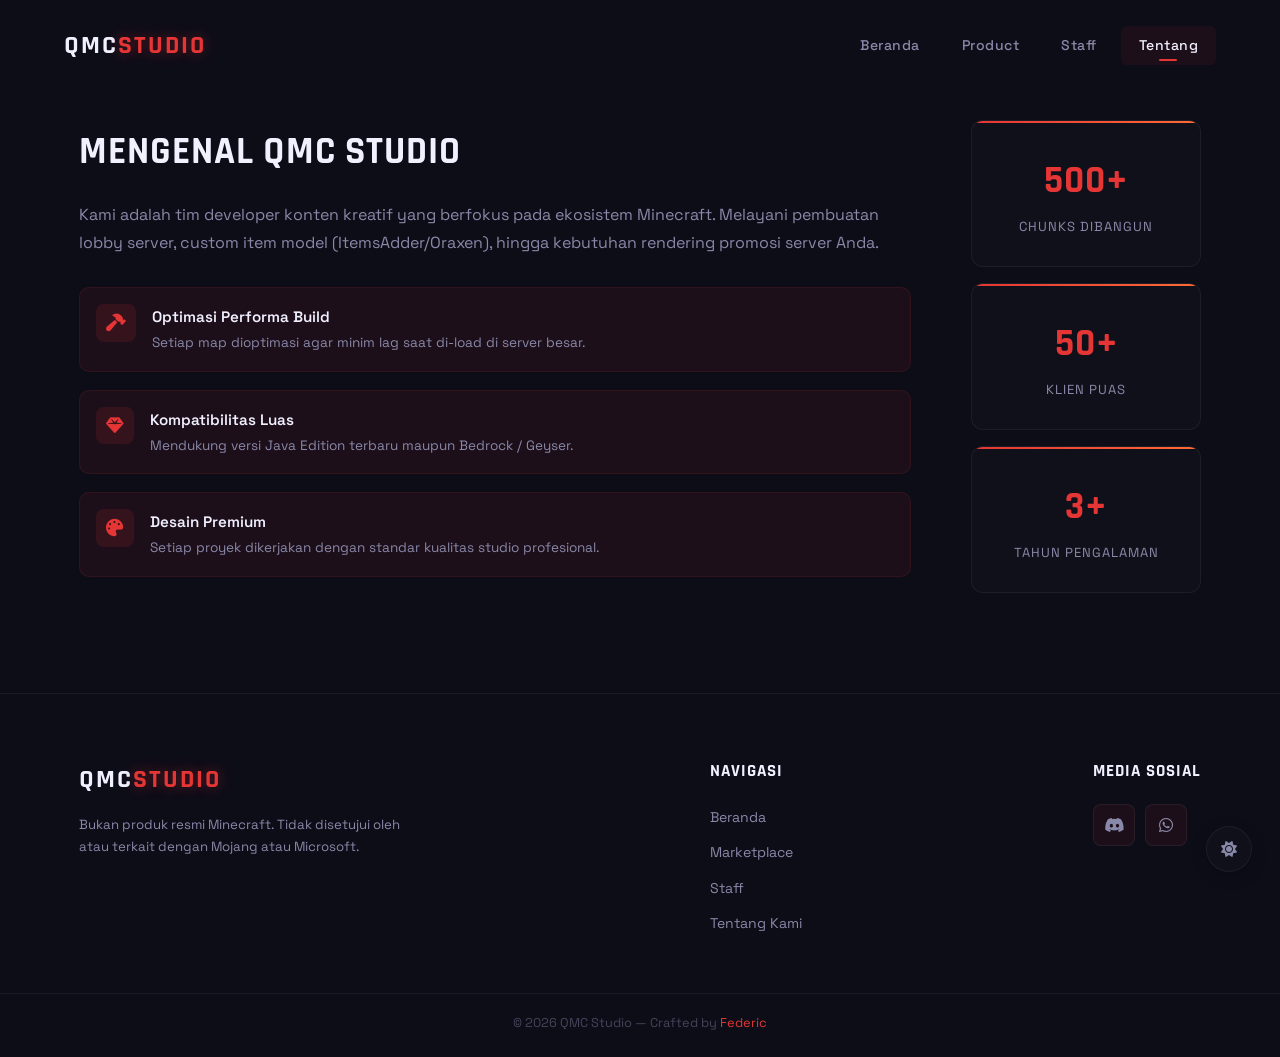
<file: about.html>
<!DOCTYPE html>
<html lang="id" data-theme="dark">

<head>
    <meta charset="UTF-8">
    <meta name="viewport" content="width=device-width, initial-scale=1.0">
    <title>QMC Studio | Tentang Kami</title>
    <link
        href="https://fonts.googleapis.com/css2?family=Space+Grotesk:wght@300;400;500;600;700&family=Rajdhani:wght@500;600;700&display=swap"
        rel="stylesheet">
    <link rel="stylesheet" href="https://cdnjs.cloudflare.com/ajax/libs/font-awesome/6.4.0/css/all.min.css">
    <link rel="stylesheet" href="css/style.css">
</head>

<body>

    <div class="loader-container" id="loader">
        <div class="loader"></div>
        <span class="loader-text">Loading QMC Studio...</span>
    </div>

    <nav class="navbar">
        <div class="nav-container">
            <a href="index.html" class="logo">QMC<span>Studio</span></a>
            <ul class="nav-links" id="navLinks">
                <li><a href="index.html" class="nav-item">Beranda</a></li>
                <li><a href="product.html" class="nav-item">Product</a></li>
                <li><a href="members.html" class="nav-item">Staff</a></li>
                <li><a href="about.html" class="nav-item">Tentang</a></li>
            </ul>
            <button class="menu-toggle" id="menuToggle">
                <i class="fas fa-bars"></i>
            </button>
        </div>
    </nav>

    <section id="about" class="section bg-alt" style="padding-top: 120px;">
        <div class="container about-wrapper reveal">
            <div class="about-text">
                <h2>Mengenal QMC Studio</h2>
                <p>Kami adalah tim developer konten kreatif yang berfokus pada ekosistem Minecraft. Melayani pembuatan
                    lobby server, custom item model (ItemsAdder/Oraxen), hingga kebutuhan rendering promosi server Anda.
                </p>
                <div class="about-features">
                    <div class="feature-item">
                        <i class="fas fa-hammer"></i>
                        <div>
                            <h4>Optimasi Performa Build</h4>
                            <p>Setiap map dioptimasi agar minim lag saat di-load di server besar.</p>
                        </div>
                    </div>
                    <div class="feature-item">
                        <i class="fas fa-gem"></i>
                        <div>
                            <h4>Kompatibilitas Luas</h4>
                            <p>Mendukung versi Java Edition terbaru maupun Bedrock / Geyser.</p>
                        </div>
                    </div>
                    <div class="feature-item">
                        <i class="fas fa-palette"></i>
                        <div>
                            <h4>Desain Premium</h4>
                            <p>Setiap proyek dikerjakan dengan standar kualitas studio profesional.</p>
                        </div>
                    </div>
                </div>
            </div>
            <div class="about-stats">
                <div class="stat-card">
                    <h3>500+</h3>
                    <p>Chunks Dibangun</p>
                </div>
                <div class="stat-card">
                    <h3>50+</h3>
                    <p>Klien Puas</p>
                </div>
                <div class="stat-card">
                    <h3>3+</h3>
                    <p>Tahun Pengalaman</p>
                </div>
            </div>
        </div>
    </section>

    <footer>
        <div class="container footer-container">
            <div class="footer-brand">
                <a href="index.html" class="logo">QMC<span>Studio</span></a>
                <p>Bukan produk resmi Minecraft. Tidak disetujui oleh atau terkait dengan Mojang atau Microsoft.</p>
            </div>
            <div class="footer-links">
                <h4>Navigasi</h4>
                <ul>
                    <li><a href="index.html">Beranda</a></li>
                    <li><a href="product.html">Marketplace</a></li>
                    <li><a href="members.html">Staff</a></li>
                    <li><a href="about.html">Tentang Kami</a></li>
                </ul>
            </div>
            <div class="footer-socials">
                <h4>Media Sosial</h4>
                <div class="social-icons">
                    <a href="https://discord.gg/nUrXH5QMQ" target="_blank" class="social-icon discord"><i class="fab fa-discord"></i></a>
                    <a href="#" target="_blank" class="social-icon whatsapp"><i class="fab fa-whatsapp"></i></a>
                </div>
            </div>
        </div>
        <div class="footer-bottom">
            <p>&copy; 2026 QMC Studio &mdash; Crafted by <span>Federic</span></p>
        </div>
    </footer>

    <button id="themeToggle" title="Toggle Theme"><i class="fas fa-sun"></i></button>

    <script src="js/content.js"></script>
    <script src="js/script.js"></script>
</body>

</html>
</file>
<file: css/style.css>
/* ==========================================
   QMC STUDIO — PREMIUM REDESIGN v2
   ========================================== */
@import url('https://fonts.googleapis.com/css2?family=Space+Grotesk:wght@300;400;500;600;700&family=Rajdhani:wght@500;600;700&display=swap');

:root {
    --font-sans: 'Space Grotesk', sans-serif;
    --font-display: 'Rajdhani', sans-serif;
    --transition: all 0.35s cubic-bezier(0.25, 0.8, 0.25, 1);
    --transition-slow: all 0.6s cubic-bezier(0.16, 1, 0.3, 1);

    /* Brand Colors */
    --primary: #e53535;
    --primary-dark: #b30000;
    --primary-glow: rgba(229, 53, 53, 0.45);
    --primary-subtle: rgba(229, 53, 53, 0.08);
    --accent: #ff6b35;
    --emerald: #10d9a0;
    --gold: #f5c842;
}

/* DARK MODE */
[data-theme="dark"] {
    --bg-dark: #080810;
    --bg-alt: #0d0d18;
    --bg-card: rgba(18, 18, 28, 0.85);
    --bg-card-hover: rgba(24, 24, 38, 0.95);
    --text-main: #f0f0ff;
    --text-muted: #8888a8;
    --text-faint: #44445a;
    --glass-border: rgba(255, 255, 255, 0.055);
    --glass-border-hover: rgba(229, 53, 53, 0.35);
    --nav-bg: rgba(8, 8, 16, 0.88);
    --shadow-card: 0 8px 32px rgba(0, 0, 0, 0.4);
    --shadow-glow: 0 0 30px rgba(229, 53, 53, 0.2);
    --noise-opacity: 0.03;
    --grid-line: rgba(255, 255, 255, 0.03);
}

/* LIGHT MODE */
[data-theme="light"] {
    --bg-dark: #f6f6fa;
    --bg-alt: #ffffff;
    --bg-card: rgba(255, 255, 255, 0.9);
    --bg-card-hover: rgba(255, 255, 255, 1);
    --text-main: #111122;
    --text-muted: #666680;
    --text-faint: #bbbbcc;
    --glass-border: rgba(0, 0, 0, 0.07);
    --glass-border-hover: rgba(229, 53, 53, 0.3);
    --nav-bg: rgba(246, 246, 250, 0.92);
    --shadow-card: 0 4px 24px rgba(0, 0, 0, 0.07);
    --shadow-glow: 0 0 30px rgba(229, 53, 53, 0.1);
    --noise-opacity: 0.015;
    --grid-line: rgba(0, 0, 0, 0.04);
}

/* ==========================================
   BASE RESET
   ========================================== */
*,
*::before,
*::after {
    margin: 0;
    padding: 0;
    box-sizing: border-box;
}

html {
    scroll-behavior: smooth;
}

body {
    background-color: var(--bg-dark);
    color: var(--text-main);
    font-family: var(--font-sans);
    overflow-x: hidden;
    line-height: 1.65;
    transition: background-color 0.45s ease, color 0.45s ease;
}

/* Global grid pattern background */
body::before {
    content: '';
    position: fixed;
    inset: 0;
    background-image:
        linear-gradient(var(--grid-line) 1px, transparent 1px),
        linear-gradient(90deg, var(--grid-line) 1px, transparent 1px);
    background-size: 60px 60px;
    pointer-events: none;
    z-index: 0;
    transition: opacity 0.4s ease;
}

a {
    text-decoration: none;
    color: inherit;
    transition: var(--transition);
}

ul {
    list-style: none;
}

img {
    max-width: 100%;
    height: auto;
    display: block;
}

.container {
    width: 90%;
    max-width: 1240px;
    margin: 0 auto;
    padding: 0 15px;
    position: relative;
    z-index: 1;
}

.section {
    padding: 100px 0;
    position: relative;
    z-index: 1;
}

.bg-alt {
    background-color: var(--bg-alt);
    transition: background-color 0.4s ease;
}

/* ==========================================
   SECTION HEADERS
   ========================================== */
.section-header {
    text-align: center;
    margin-bottom: 60px;
}

.section-header h2 {
    font-family: var(--font-display);
    font-size: 2.8rem;
    font-weight: 700;
    letter-spacing: 1px;
    margin-bottom: 14px;
    position: relative;
    display: inline-block;
    text-transform: uppercase;
}

.section-header h2::after {
    content: '';
    position: absolute;
    bottom: -10px;
    left: 50%;
    transform: translateX(-50%);
    width: 50px;
    height: 3px;
    background: linear-gradient(90deg, var(--primary), var(--accent));
    border-radius: 2px;
    box-shadow: 0 0 12px var(--primary-glow);
}

.section-header p {
    color: var(--text-muted);
    font-size: 1rem;
    max-width: 480px;
    margin: 0 auto;
    margin-top: 8px;
}

/* ==========================================
   NAVBAR
   ========================================== */
.navbar {
    position: fixed;
    top: 0;
    left: 0;
    width: 100%;
    z-index: 1000;
    padding: 24px 0;
    background: transparent;
    transition: var(--transition);
}

.navbar.scrolled {
    padding: 14px 0;
    background: var(--nav-bg);
    backdrop-filter: blur(20px) saturate(180%);
    -webkit-backdrop-filter: blur(20px) saturate(180%);
    border-bottom: 1px solid var(--glass-border);
    box-shadow: 0 4px 30px rgba(0, 0, 0, 0.12);
}

.nav-container {
    width: 90%;
    max-width: 1240px;
    margin: 0 auto;
    display: flex;
    justify-content: space-between;
    align-items: center;
}

.logo {
    font-family: var(--font-display);
    font-size: 1.65rem;
    font-weight: 700;
    letter-spacing: 2px;
    color: var(--text-main);
    text-transform: uppercase;
}

.logo span {
    color: var(--primary);
    text-shadow: 0 0 14px var(--primary-glow);
}

.nav-links {
    display: flex;
    align-items: center;
    gap: 6px;
}

.nav-item {
    display: inline-block;
    color: var(--text-muted);
    padding: 8px 18px;
    border-radius: 6px;
    font-weight: 500;
    font-size: 0.88rem;
    letter-spacing: 0.5px;
    transition: var(--transition);
    position: relative;
}

.nav-item:hover,
.nav-item.active {
    color: var(--text-main);
    background: var(--primary-subtle);
}

.nav-item.active::after {
    content: '';
    position: absolute;
    bottom: 4px;
    left: 50%;
    transform: translateX(-50%);
    width: 18px;
    height: 2px;
    background: var(--primary);
    border-radius: 2px;
}

.menu-toggle {
    display: none;
    background: none;
    border: 1px solid var(--glass-border);
    color: var(--text-main);
    font-size: 1.1rem;
    cursor: pointer;
    padding: 8px 10px;
    border-radius: 6px;
    transition: var(--transition);
}

.menu-toggle:hover {
    border-color: var(--primary);
    color: var(--primary);
}

/* ==========================================
   LOADER
   ========================================== */
.loader-container {
    position: fixed;
    inset: 0;
    background: var(--bg-dark);
    z-index: 9999;
    display: flex;
    flex-direction: column;
    justify-content: center;
    align-items: center;
    gap: 20px;
    transition: opacity 0.5s ease;
}

.loader {
    width: 42px;
    height: 42px;
    border: 2.5px solid var(--glass-border);
    border-radius: 4px;
    border-top-color: var(--primary);
    border-right-color: var(--accent);
    animation: spin 0.9s linear infinite;
    box-shadow: 0 0 20px var(--primary-glow);
}

.loader-text {
    font-family: var(--font-display);
    font-size: 0.85rem;
    letter-spacing: 3px;
    color: var(--text-muted);
    text-transform: uppercase;
    animation: pulse 1.5s ease-in-out infinite;
}

@keyframes spin {
    to {
        transform: rotate(360deg);
    }
}

@keyframes pulse {

    0%,
    100% {
        opacity: 0.4;
    }

    50% {
        opacity: 1;
    }
}

/* ==========================================
   HERO SECTION
   ========================================== */
.hero-section {
    margin-top: 80px;
    min-height: 80vh;
    display: flex;
    align-items: center;
    position: relative;
    overflow: hidden;
}

.hero-bg {
    position: absolute;
    inset: 0;
    background-size: cover;
    background-position: center;
    transform: scale(1.05);
    transition: transform 8s ease;
    filter: saturate(0.7);
}

.hero-section:hover .hero-bg {
    transform: scale(1.02);
}

[data-theme="dark"] .hero-overlay {
    position: absolute;
    inset: 0;
    background:
        linear-gradient(135deg, rgba(8, 8, 16, 0.97) 40%, rgba(180, 0, 0, 0.12) 100%),
        linear-gradient(to bottom, transparent 50%, rgba(8, 8, 16, 1) 100%);
}

[data-theme="light"] .hero-overlay {
    position: absolute;
    inset: 0;
    background:
        linear-gradient(135deg, rgba(246, 246, 250, 0.96) 50%, rgba(229, 53, 53, 0.08) 100%),
        linear-gradient(to bottom, transparent 60%, rgba(246, 246, 250, 1) 100%);
}

/* Floating orb decoration */
.hero-section::before {
    content: '';
    position: absolute;
    top: 20%;
    right: 10%;
    width: 500px;
    height: 500px;
    border-radius: 50%;
    background: radial-gradient(circle, rgba(229, 53, 53, 0.08) 0%, transparent 70%);
    pointer-events: none;
    z-index: 2;
    animation: orbFloat 8s ease-in-out infinite;
}

@keyframes orbFloat {

    0%,
    100% {
        transform: translateY(0) scale(1);
    }

    50% {
        transform: translateY(-20px) scale(1.05);
    }
}

.hero-content {
    position: relative;
    z-index: 10;
    max-width: 720px;
    margin-left: 6%;
    padding: 0 20px;
}

.badge {
    display: inline-flex;
    align-items: center;
    gap: 8px;
    padding: 7px 16px;
    background: rgba(229, 53, 53, 0.1);
    border: 1px solid rgba(229, 53, 53, 0.3);
    color: var(--primary);
    font-size: 0.78rem;
    font-weight: 600;
    text-transform: uppercase;
    letter-spacing: 2px;
    border-radius: 4px;
    margin-bottom: 24px;
    animation: badgePulse 3s ease-in-out infinite;
}

@keyframes badgePulse {

    0%,
    100% {
        box-shadow: 0 0 0 0 rgba(229, 53, 53, 0.2);
    }

    50% {
        box-shadow: 0 0 0 6px rgba(229, 53, 53, 0);
    }
}

.hero-content h1 {
    font-family: var(--font-display);
    font-size: 5rem;
    font-weight: 700;
    line-height: 1.05;
    margin-bottom: 20px;
    letter-spacing: 2px;
    text-transform: uppercase;
}

.hero-content h1 span {
    background: linear-gradient(135deg, var(--primary), var(--accent));
    -webkit-background-clip: text;
    -webkit-text-fill-color: transparent;
    background-clip: text;
    text-shadow: none;
}

.hero-content p {
    font-size: 1.05rem;
    color: var(--text-muted);
    margin-bottom: 36px;
    max-width: 540px;
    line-height: 1.75;
}

.hero-cta {
    display: flex;
    align-items: center;
    gap: 14px;
    flex-wrap: wrap;
}

/* BUTTONS */
.btn {
    display: inline-flex;
    align-items: center;
    gap: 8px;
    padding: 13px 28px;
    font-size: 0.92rem;
    font-weight: 600;
    border-radius: 6px;
    cursor: pointer;
    transition: var(--transition);
    letter-spacing: 0.3px;
}

.btn-primary {
    background: linear-gradient(135deg, var(--primary), var(--primary-dark));
    color: #fff;
    box-shadow: 0 4px 16px var(--primary-glow);
    border: 1px solid transparent;
}

.btn-primary:hover {
    transform: translateY(-2px);
    box-shadow: 0 8px 24px rgba(229, 53, 53, 0.5);
    filter: brightness(1.1);
}

.btn-outline {
    background: transparent;
    border: 1px solid var(--glass-border);
    color: var(--text-main);
}

.btn-outline:hover {
    background: var(--primary-subtle);
    border-color: var(--primary);
    color: var(--primary);
    transform: translateY(-2px);
}

/* Hero Stats Bar */
.hero-stats {
    display: flex;
    gap: 32px;
    margin-top: 48px;
    padding-top: 32px;
    border-top: 1px solid var(--glass-border);
    flex-wrap: wrap;
}

.hero-stat {
    display: flex;
    flex-direction: column;
}

.hero-stat-number {
    font-family: var(--font-display);
    font-size: 1.8rem;
    font-weight: 700;
    color: var(--primary);
    line-height: 1;
}

.hero-stat-label {
    font-size: 0.78rem;
    color: var(--text-muted);
    text-transform: uppercase;
    letter-spacing: 1px;
    margin-top: 2px;
}

/* ==========================================
   KREASI / SERVICE CARDS
   ========================================== */
.grid {
    display: grid;
    gap: 24px;
}

.grid-kreasi {
    grid-template-columns: repeat(auto-fit, minmax(380px, 1fr));
}

.card-kreasi {
    background: var(--bg-card);
    border: 1px solid var(--glass-border);
    border-radius: 14px;
    overflow: hidden;
    display: flex;
    flex-direction: column;
    transition: var(--transition-slow);
    position: relative;
}

.card-kreasi::before {
    content: '';
    position: absolute;
    inset: 0;
    border-radius: 14px;
    opacity: 0;
    background: linear-gradient(135deg, rgba(229, 53, 53, 0.04), transparent);
    transition: opacity 0.4s ease;
    pointer-events: none;
    z-index: 0;
}

.card-kreasi:hover {
    transform: translateY(-6px);
    border-color: rgba(229, 53, 53, 0.3);
    box-shadow: 0 16px 40px rgba(0, 0, 0, 0.25), 0 0 0 1px rgba(229, 53, 53, 0.1);
}

.card-kreasi:hover::before {
    opacity: 1;
}

.kreasi-thumb {
    height: 220px;
    overflow: hidden;
    position: relative;
    background: #111;
}

.kreasi-thumb img {
    width: 100%;
    height: 100%;
    object-fit: cover;
    transition: transform 0.7s cubic-bezier(0.16, 1, 0.3, 1);
    filter: saturate(0.85);
}

.card-kreasi:hover .kreasi-thumb img {
    transform: scale(1.06);
    filter: saturate(1);
}

.kreasi-cat {
    position: absolute;
    top: 14px;
    left: 14px;
    background: rgba(0, 0, 0, 0.72);
    backdrop-filter: blur(6px);
    padding: 4px 12px;
    font-size: 0.68rem;
    font-weight: 700;
    border-radius: 4px;
    color: #fff;
    border: 1px solid var(--primary);
    letter-spacing: 1.5px;
    text-transform: uppercase;
}

.kreasi-info {
    padding: 22px;
    display: flex;
    flex-direction: column;
    flex-grow: 1;
    position: relative;
    z-index: 1;
}

.kreasi-info h3 {
    font-family: var(--font-display);
    font-size: 1.25rem;
    font-weight: 700;
    margin-bottom: 9px;
    letter-spacing: 0.5px;
}

.kreasi-info p {
    color: var(--text-muted);
    font-size: 0.875rem;
    flex-grow: 1;
    line-height: 1.65;
}

/* ==========================================
   PRODUCT CARDS
   ========================================== */
.grid-products {
    grid-template-columns: repeat(auto-fit, minmax(300px, 1fr));
    gap: 22px;
}

.card-product {
    background: var(--bg-card);
    border: 1px solid var(--glass-border);
    border-radius: 16px;
    overflow: hidden;
    box-shadow: var(--shadow-card);
    transition: var(--transition-slow);
    display: flex;
    flex-direction: column;
    position: relative;
}

.card-product:hover {
    transform: translateY(-8px);
    box-shadow: 0 20px 48px rgba(0, 0, 0, 0.25), var(--shadow-glow);
    border-color: rgba(229, 53, 53, 0.25);
}

.product-thumb {
    height: 230px;
    position: relative;
    background: #111;
    overflow: hidden;
}

.product-thumb img {
    width: 100%;
    height: 100%;
    object-fit: cover;
    transition: transform 0.7s cubic-bezier(0.16, 1, 0.3, 1), filter 0.5s ease;
    filter: saturate(0.8);
}

.card-product:hover .product-thumb img {
    transform: scale(1.07);
    filter: saturate(1.1);
}

.product-overlay-text {
    position: absolute;
    bottom: 12px;
    left: 50%;
    transform: translateX(-50%);
    width: 92%;
    background: rgba(0, 0, 0, 0.7);
    backdrop-filter: blur(8px);
    border: 1px solid rgba(255, 255, 255, 0.12);
    color: #fff;
    text-align: center;
    padding: 7px 12px;
    font-size: 0.72rem;
    font-weight: 700;
    border-radius: 8px;
    letter-spacing: 0.4px;
}

.product-info {
    padding: 18px;
    display: flex;
    flex-direction: column;
    flex-grow: 1;
}

.product-tags-container {
    display: flex;
    flex-wrap: wrap;
    gap: 7px;
    margin-bottom: 12px;
}

.product-badge-tag {
    font-size: 0.7rem;
    font-weight: 600;
    padding: 4px 10px;
    border-radius: 20px;
    display: inline-flex;
    align-items: center;
    gap: 4px;
}

.tag-green {
    background: rgba(16, 185, 129, 0.12);
    color: #10d9a0;
    border: 1px solid rgba(16, 185, 129, 0.2);
}

[data-theme="light"] .tag-green {
    background: #e8fdf5;
    color: #059669;
    border-color: rgba(5, 150, 105, 0.2);
}

.tag-orange {
    background: rgba(245, 200, 66, 0.12);
    color: var(--gold);
    border: 1px solid rgba(245, 200, 66, 0.2);
}

[data-theme="light"] .tag-orange {
    background: #fffbeb;
    color: #d97706;
    border-color: rgba(217, 119, 6, 0.2);
}

.product-title {
    font-size: 0.94rem;
    font-weight: 600;
    color: var(--text-main);
    line-height: 1.45;
    height: 44px;
    display: -webkit-box;
    -webkit-line-clamp: 2;
    -webkit-box-orient: vertical;
    overflow: hidden;
    margin-bottom: 12px;
}

.product-status-row {
    display: flex;
    justify-content: space-between;
    align-items: center;
    font-size: 0.74rem;
    margin-bottom: 13px;
}

.status-badge {
    font-weight: 700;
    display: inline-flex;
    align-items: center;
    gap: 4px;
    padding: 3px 9px;
    border-radius: 20px;
}

.status-instant {
    color: var(--emerald);
    background: rgba(16, 217, 160, 0.1);
    border: 1px solid rgba(16, 217, 160, 0.2);
}

.status-fast {
    color: var(--gold);
    background: rgba(245, 200, 66, 0.1);
    border: 1px solid rgba(245, 200, 66, 0.2);
}

.status-slow {
    color: #94a3b8;
    background: rgba(148, 163, 184, 0.1);
    border: 1px solid rgba(148, 163, 184, 0.2);
}

.product-rating-text {
    color: var(--text-muted);
    font-size: 0.74rem;
}

.product-rating-text i {
    color: var(--gold);
    margin-right: 2px;
}

.product-rating-text .divider {
    color: var(--text-faint);
    margin: 0 4px;
}

.product-price-row {
    display: flex;
    align-items: center;
    gap: 7px;
    margin-bottom: 4px;
}

.price-original {
    font-size: 0.78rem;
    color: var(--text-faint);
    text-decoration: line-through;
}

.discount-badge {
    background: rgba(244, 63, 94, 0.15);
    color: #fb7185;
    font-size: 0.68rem;
    font-weight: 700;
    padding: 2px 7px;
    border-radius: 4px;
    border: 1px solid rgba(244, 63, 94, 0.2);
}

[data-theme="light"] .discount-badge {
    background: #ffe4e6;
    color: #f43f5e;
    border-color: rgba(244, 63, 94, 0.15);
}

.product-footer-marketplace {
    display: flex;
    justify-content: space-between;
    align-items: center;
    margin-bottom: 16px;
}

.price-final {
    font-family: var(--font-display);
    font-size: 1.4rem;
    font-weight: 700;
    color: var(--text-main);
    letter-spacing: 0.5px;
}

.stock-badge {
    font-size: 0.7rem;
    font-weight: 600;
    padding: 3px 9px;
    border-radius: 20px;
}

.stock-low {
    background: rgba(234, 88, 12, 0.12);
    color: #fb923c;
    border: 1px solid rgba(234, 88, 12, 0.2);
}

[data-theme="light"] .stock-low {
    background: #fff7ed;
    color: #ea580c;
}

.stock-safe {
    background: rgba(16, 217, 160, 0.1);
    color: var(--emerald);
    border: 1px solid rgba(16, 217, 160, 0.2);
}

[data-theme="light"] .stock-safe {
    background: #f0fdf4;
    color: #16a34a;
}

.btn-buy-now {
    display: flex;
    width: 100%;
    justify-content: center;
    align-items: center;
    gap: 7px;
    background: linear-gradient(135deg, var(--primary), var(--primary-dark));
    border: none;
    color: #ffffff;
    padding: 11px;
    font-size: 0.88rem;
    font-weight: 600;
    border-radius: 8px;
    cursor: pointer;
    transition: var(--transition);
    letter-spacing: 0.3px;
    box-shadow: 0 4px 12px rgba(229, 53, 53, 0.25);
}

.btn-buy-now:hover {
    filter: brightness(1.15);
    transform: translateY(-1px);
    box-shadow: 0 8px 20px rgba(229, 53, 53, 0.4);
}

/* ==========================================
   MEMBER CARDS
   ========================================== */
.grid-members {
    grid-template-columns: repeat(auto-fit, minmax(200px, 1fr));
}

.card-member {
    background: var(--bg-card);
    border: 1px solid var(--glass-border);
    padding: 30px 18px;
    border-radius: 12px;
    text-align: center;
    transition: var(--transition-slow);
    position: relative;
    overflow: hidden;
}

.card-member::after {
    content: '';
    position: absolute;
    bottom: 0;
    left: 0;
    right: 0;
    height: 2px;
    background: linear-gradient(90deg, var(--primary), var(--accent));
    transform: scaleX(0);
    transition: transform 0.4s ease;
}

.card-member:hover {
    transform: translateY(-6px);
    border-color: rgba(229, 53, 53, 0.2);
    box-shadow: 0 12px 32px rgba(0, 0, 0, 0.2);
}

.card-member:hover::after {
    transform: scaleX(1);
}

.member-avatar {
    width: 88px;
    height: 88px;
    border-radius: 6px;
    margin: 0 auto 16px;
    overflow: hidden;
    border: 2px solid var(--glass-border);
    transition: var(--transition);
    position: relative;
}

.member-avatar::before {
    content: '';
    position: absolute;
    inset: -2px;
    border-radius: 8px;
    background: linear-gradient(135deg, var(--primary), var(--accent));
    opacity: 0;
    transition: opacity 0.4s ease;
    z-index: -1;
}

.card-member:hover .member-avatar {
    border-color: var(--primary);
    transform: scale(1.04);
}

.card-member:hover .member-avatar::before {
    opacity: 1;
}

.member-avatar img {
    width: 100%;
    height: 100%;
    object-fit: cover;
    filter: saturate(0.8);
    transition: filter 0.4s ease;
}

.card-member:hover .member-avatar img {
    filter: saturate(1.1);
}

.card-member h3 {
    font-size: 1rem;
    font-weight: 600;
    margin-bottom: 4px;
}

.card-member p {
    font-size: 0.78rem;
    color: var(--primary);
    font-weight: 600;
    text-transform: uppercase;
    letter-spacing: 0.8px;
}

/* ==========================================
   ABOUT SECTION
   ========================================== */
.about-wrapper {
    display: flex;
    justify-content: space-between;
    align-items: flex-start;
    gap: 60px;
}

.about-text {
    flex: 1;
}

.about-text h2 {
    font-family: var(--font-display);
    font-size: 2.4rem;
    font-weight: 700;
    letter-spacing: 1px;
    text-transform: uppercase;
    margin-bottom: 18px;
}

.about-text>p {
    color: var(--text-muted);
    margin-bottom: 30px;
    line-height: 1.75;
}

.about-features {
    display: flex;
    flex-direction: column;
    gap: 18px;
}

.feature-item {
    display: flex;
    gap: 16px;
    align-items: flex-start;
    padding: 16px;
    background: var(--primary-subtle);
    border: 1px solid rgba(229, 53, 53, 0.1);
    border-radius: 10px;
    transition: var(--transition);
}

.feature-item:hover {
    border-color: rgba(229, 53, 53, 0.25);
    transform: translateX(4px);
}

.feature-item i {
    font-size: 1.1rem;
    color: var(--primary);
    background: rgba(229, 53, 53, 0.12);
    padding: 10px;
    border-radius: 8px;
    flex-shrink: 0;
}

.feature-item h4 {
    font-size: 0.95rem;
    margin-bottom: 3px;
    font-weight: 600;
}

.feature-item p {
    font-size: 0.85rem;
    color: var(--text-muted);
    margin: 0;
}

.about-stats {
    display: flex;
    flex-direction: column;
    gap: 16px;
    min-width: 230px;
}

.stat-card {
    background: var(--bg-card);
    border: 1px solid var(--glass-border);
    padding: 28px 24px;
    border-radius: 12px;
    text-align: center;
    position: relative;
    overflow: hidden;
    transition: var(--transition);
}

.stat-card::before {
    content: '';
    position: absolute;
    top: 0;
    left: 0;
    right: 0;
    height: 2px;
    background: linear-gradient(90deg, var(--primary), var(--accent));
}

.stat-card:hover {
    transform: translateY(-3px);
    box-shadow: var(--shadow-glow);
}

.stat-card h3 {
    font-family: var(--font-display);
    font-size: 2.4rem;
    font-weight: 700;
    color: var(--primary);
    letter-spacing: 1px;
}

.stat-card p {
    font-size: 0.82rem;
    color: var(--text-muted);
    margin-top: 4px;
    text-transform: uppercase;
    letter-spacing: 1px;
}

/* ==========================================
   FOOTER
   ========================================== */
footer {
    background: var(--bg-alt);
    border-top: 1px solid var(--glass-border);
    padding: 64px 0 24px;
    transition: background-color 0.4s ease;
    position: relative;
    z-index: 1;
}

.footer-container {
    display: flex;
    justify-content: space-between;
    gap: 40px;
    margin-bottom: 48px;
}

.footer-brand {
    max-width: 340px;
}

.footer-brand p {
    color: var(--text-muted);
    font-size: 0.83rem;
    margin-top: 12px;
    line-height: 1.65;
}

.footer-links h4,
.footer-socials h4 {
    font-family: var(--font-display);
    font-size: 1.05rem;
    font-weight: 700;
    letter-spacing: 1px;
    text-transform: uppercase;
    margin-bottom: 18px;
}

.footer-links ul li {
    margin-bottom: 9px;
}

.footer-links ul li a {
    color: var(--text-muted);
    font-size: 0.88rem;
    transition: var(--transition);
    display: inline-flex;
    align-items: center;
    gap: 6px;
}

.footer-links ul li a:hover {
    color: var(--primary);
    transform: translateX(4px);
}

.social-icons {
    display: flex;
    gap: 10px;
}

.social-icon {
    width: 42px;
    height: 42px;
    border-radius: 8px;
    display: flex;
    justify-content: center;
    align-items: center;
    background: var(--primary-subtle);
    border: 1px solid var(--glass-border);
    color: var(--text-muted);
    font-size: 1rem;
    transition: var(--transition);
}

.social-icon.discord:hover {
    background: #5865F2;
    border-color: #5865F2;
    color: #fff;
    box-shadow: 0 4px 14px rgba(88, 101, 242, 0.4);
    transform: translateY(-2px);
}

.social-icon.whatsapp:hover {
    background: #25D366;
    border-color: #25D366;
    color: #fff;
    box-shadow: 0 4px 14px rgba(37, 211, 102, 0.4);
    transform: translateY(-2px);
}

.footer-bottom {
    text-align: center;
    padding-top: 18px;
    border-top: 1px solid var(--glass-border);
    color: var(--text-faint);
    font-size: 0.8rem;
}

.footer-bottom span {
    color: var(--primary);
}

/* ==========================================
   SCROLL REVEAL
   ========================================== */
.reveal {
    position: relative;
    transform: translateY(32px);
    opacity: 0;
    transition: transform 0.7s cubic-bezier(0.16, 1, 0.3, 1),
        opacity 0.7s cubic-bezier(0.16, 1, 0.3, 1);
}

.reveal.active {
    transform: translateY(0);
    opacity: 1;
}

/* Staggered reveals for grid children */
.grid .card-kreasi:nth-child(2),
.grid .card-product:nth-child(2),
.grid .card-member:nth-child(2) {
    transition-delay: 0.08s;
}

.grid .card-kreasi:nth-child(3),
.grid .card-product:nth-child(3),
.grid .card-member:nth-child(3) {
    transition-delay: 0.16s;
}

.grid .card-kreasi:nth-child(4),
.grid .card-product:nth-child(4),
.grid .card-member:nth-child(4) {
    transition-delay: 0.24s;
}

/* ==========================================
   THEME TOGGLE BUTTON (floating)
   ========================================== */
#themeToggle {
    position: fixed;
    bottom: 28px;
    right: 28px;
    width: 46px;
    height: 46px;
    border-radius: 50%;
    background: var(--bg-card);
    border: 1px solid var(--glass-border);
    color: var(--text-muted);
    font-size: 1rem;
    cursor: pointer;
    display: flex;
    align-items: center;
    justify-content: center;
    z-index: 999;
    backdrop-filter: blur(10px);
    transition: var(--transition);
    box-shadow: 0 4px 16px rgba(0, 0, 0, 0.2);
}

#themeToggle:hover {
    background: var(--primary);
    border-color: var(--primary);
    color: #fff;
    box-shadow: 0 4px 20px var(--primary-glow);
    transform: scale(1.08);
}

/* ==========================================
   RESPONSIVE
   ========================================== */
@media (max-width: 992px) {
    .hero-content h1 {
        font-size: 3.5rem;
    }

    .about-wrapper {
        flex-direction: column;
        gap: 40px;
    }

    .about-stats {
        flex-direction: row;
        width: 100%;
    }

    .stat-card {
        flex: 1;
    }
}

@media (max-width: 768px) {
    .menu-toggle {
        display: flex;
    }

    .nav-links {
        position: fixed;
        top: 0;
        right: -100%;
        width: 72%;
        height: 100vh;
        background: var(--bg-dark);
        flex-direction: column;
        justify-content: center;
        gap: 8px;
        transition: right 0.4s cubic-bezier(0.16, 1, 0.3, 1);
        padding: 0 30px;
        border-left: 1px solid var(--glass-border);
        backdrop-filter: blur(20px);
    }

    .nav-links.active {
        right: 0;
    }

    .nav-item {
        font-size: 1rem;
        padding: 12px 18px;
        width: 100%;
    }

    .hero-content h1 {
        font-size: 2.8rem;
    }

    .hero-section {
        min-height: 95vh;
    }

    .hero-content {
        margin-left: 0;
        text-align: center;
    }

    .hero-cta {
        justify-content: center;
        flex-direction: column;
        align-items: stretch;
    }

    .btn-outline {
        margin-left: 0;
    }

    .hero-stats {
        justify-content: center;
        gap: 24px;
    }

    .grid-kreasi {
        grid-template-columns: 1fr;
    }

    .footer-container {
        flex-direction: column;
    }

    .section-header h2 {
        font-size: 2rem;
    }

    #themeToggle {
        bottom: 18px;
        right: 18px;
    }
}

@media (max-width: 480px) {
    .hero-content h1 {
        font-size: 2.2rem;
    }

    .grid-products {
        grid-template-columns: 1fr;
    }

    .grid-members {
        grid-template-columns: repeat(2, 1fr);
    }
}

/* ==========================================
   SCROLLBAR STYLING
   ========================================== */
::-webkit-scrollbar {
    width: 6px;
}

::-webkit-scrollbar-track {
    background: var(--bg-dark);
}

::-webkit-scrollbar-thumb {
    background: var(--primary-dark);
    border-radius: 3px;
}

::-webkit-scrollbar-thumb:hover {
    background: var(--primary);
}

/* ==========================================
   TEXT SELECTION
   ========================================== */
::selection {
    background: rgba(229, 53, 53, 0.25);
    color: var(--text-main);
}
</file>
